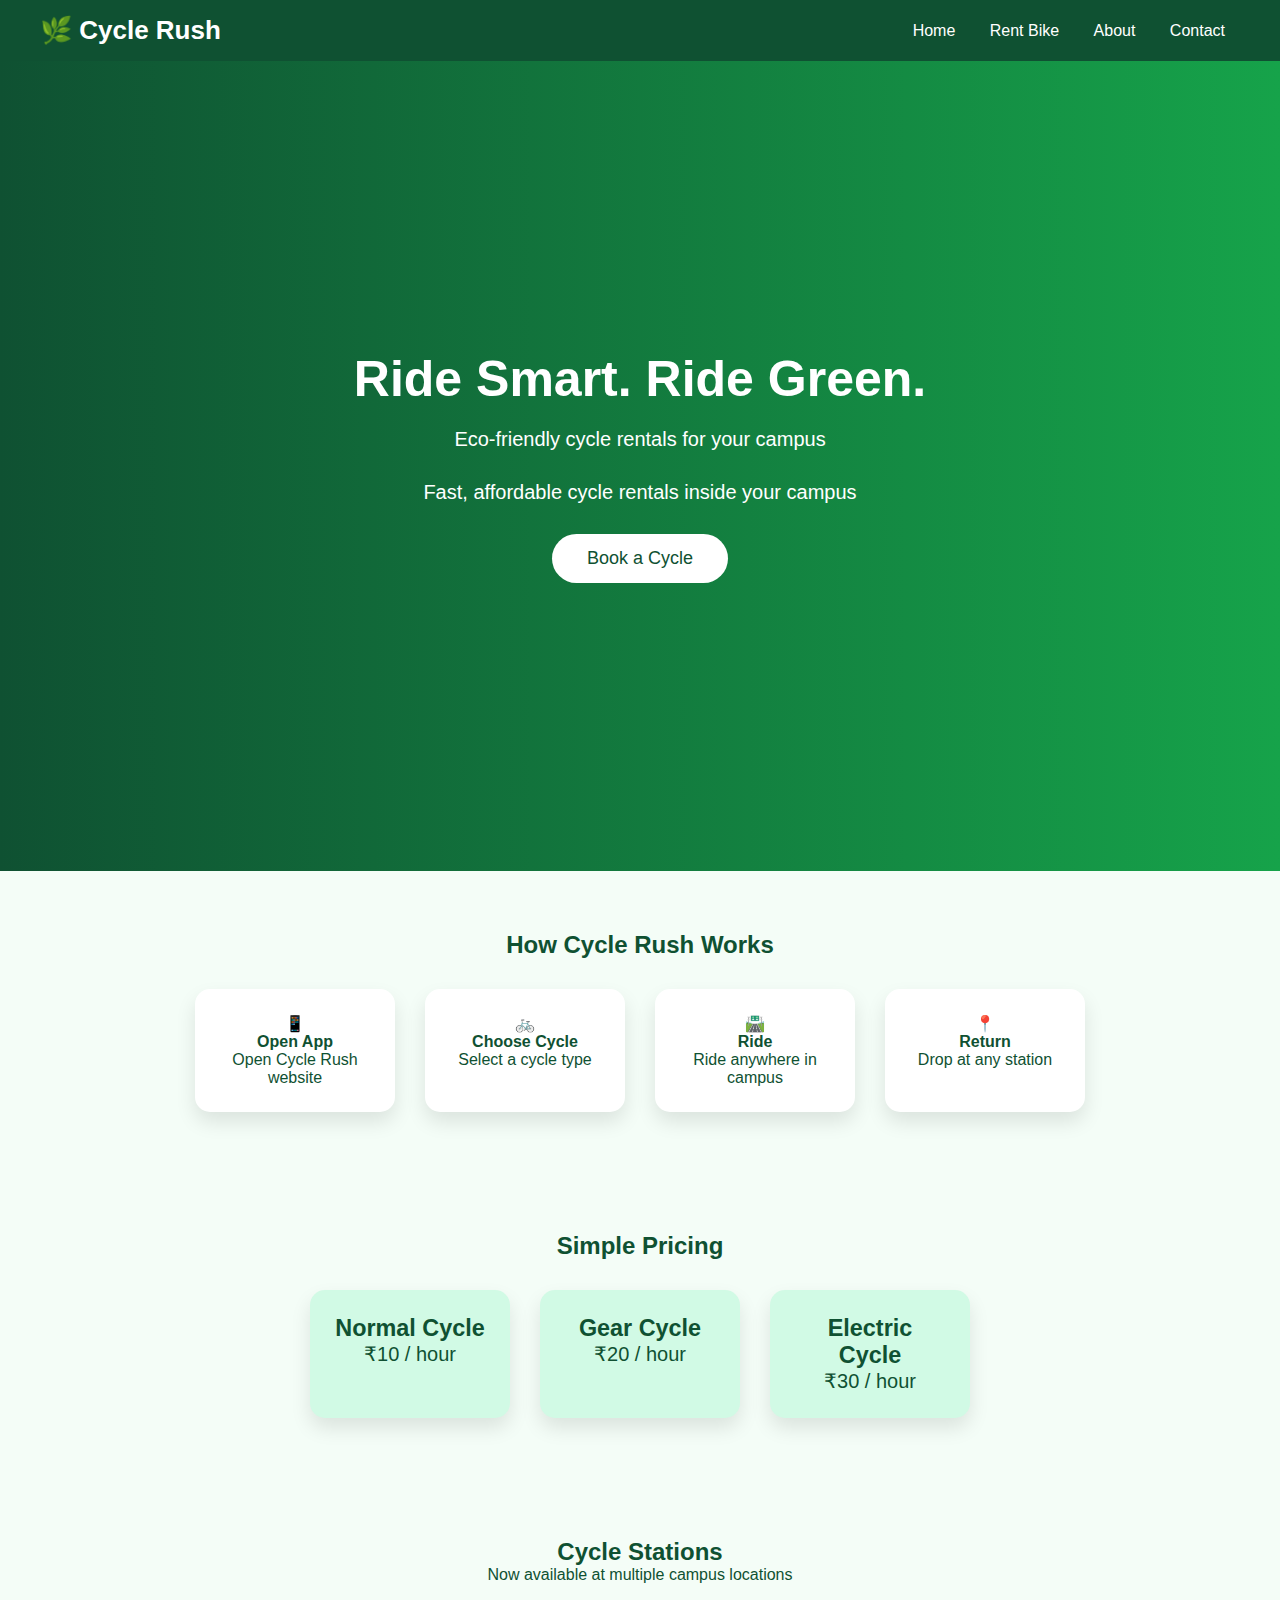
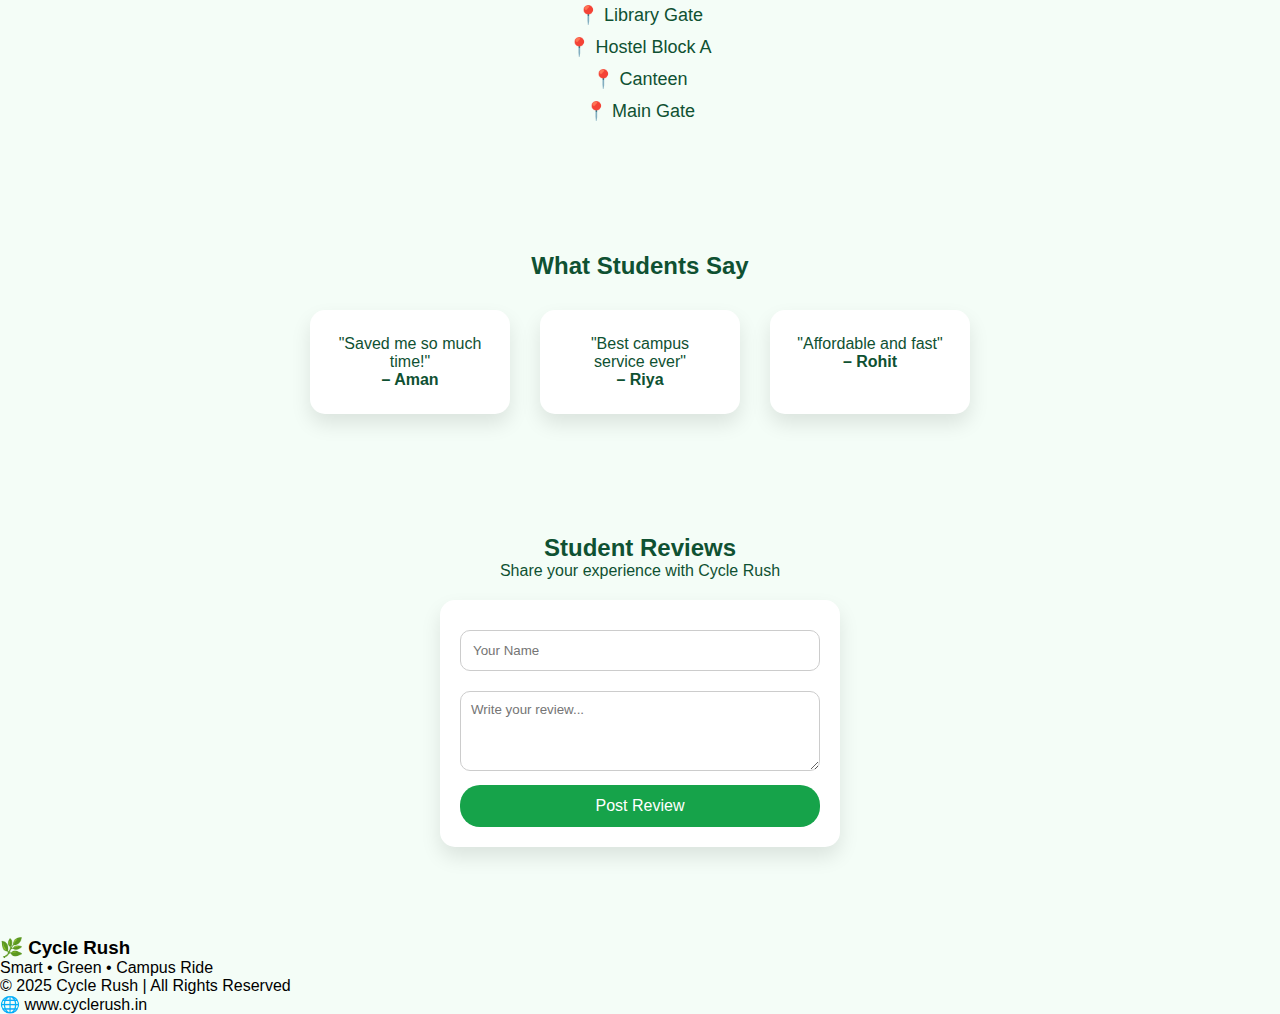
<file: index.html>
<!DOCTYPE html>
<html>
<head>
  <meta name="viewport" content="width=device-width, initial-scale=1.0">

  <title>Cycle Rush | Rent Bikes</title>
  <link rel="stylesheet" href="style.css">
  <style>
html{
  scroll-behavior:smooth;
}
</style>

</head>
<body>

<header>
  <h1>🌿 Cycle Rush</h1>

  <nav>
    <a href="index.html">Home</a>
    <a href="bikes.html">Rent Bike</a>
    <a href="about.html">About</a>
    <a href="contact.html">Contact</a>

  </nav>
</header>

<section class="hero">
   

  <h2>Ride Smart. Ride Green.</h2>
<p>Eco-friendly cycle rentals for your campus</p>

  <p>Fast, affordable cycle rentals inside your campus</p>
  <a href="bikes.html" class="btn">Book a Cycle</a>


</section>

<!-- How It Works -->
<!-- How It Works -->
<section class="how">
  <h2>How Cycle Rush Works</h2>
  <div class="how-box">
    <div>📱<br><b>Open App</b><p>Open Cycle Rush website</p></div>
    <div>🚲<br><b>Choose Cycle</b><p>Select a cycle type</p></div>
    <div>🛣️<br><b>Ride</b><p>Ride anywhere in campus</p></div>
    <div>📍<br><b>Return</b><p>Drop at any station</p></div>
  </div>
</section>

<!-- Pricing -->
<section class="pricing">
  <h2>Simple Pricing</h2>
  <div class="price-box">
    <div><h3>Normal Cycle</h3><p>₹10 / hour</p></div>
    <div><h3>Gear Cycle</h3><p>₹20 / hour</p></div>
    <div><h3>Electric Cycle</h3><p>₹30 / hour</p></div>
  </div>
</section>

<!-- Stations -->
<section class="stations">
  <h2>Cycle Stations</h2>
  <p>Now available at multiple campus locations</p>
  <ul>
    <li>📍 Library Gate</li>
    <li>📍 Hostel Block A</li>
    <li>📍 Canteen</li>
    <li>📍 Main Gate</li>
  </ul>
</section>

<!-- Testimonials -->
<section class="testimonials">
  <h2>What Students Say</h2>
  <div class="test-box">
    <div>"Saved me so much time!"<br><b>– Aman</b></div>
    <div>"Best campus service ever"<br><b>– Riya</b></div>
    <div>"Affordable and fast"<br><b>– Rohit</b></div>
  </div>
</section>
<!-- Reviews -->
<section class="reviews">
  <h2>Student Reviews</h2>
  <p>Share your experience with Cycle Rush</p>

  <div class="review-form">
    <input type="text" id="reviewName" placeholder="Your Name">
    <textarea id="reviewText" placeholder="Write your review..."></textarea>
    <button onclick="addReview()">Post Review</button>
  </div>

  <div id="reviewList"></div>
</section>

<footer class="footer">
  <h3>🌿 Cycle Rush</h3>
  <p>Smart • Green • Campus Ride</p>
  <p>© 2025 Cycle Rush | All Rights Reserved</p>
  <p>🌐 www.cyclerush.in</p>

</footer>
<script src="script.js"></script>


</body>
</html>
</file>
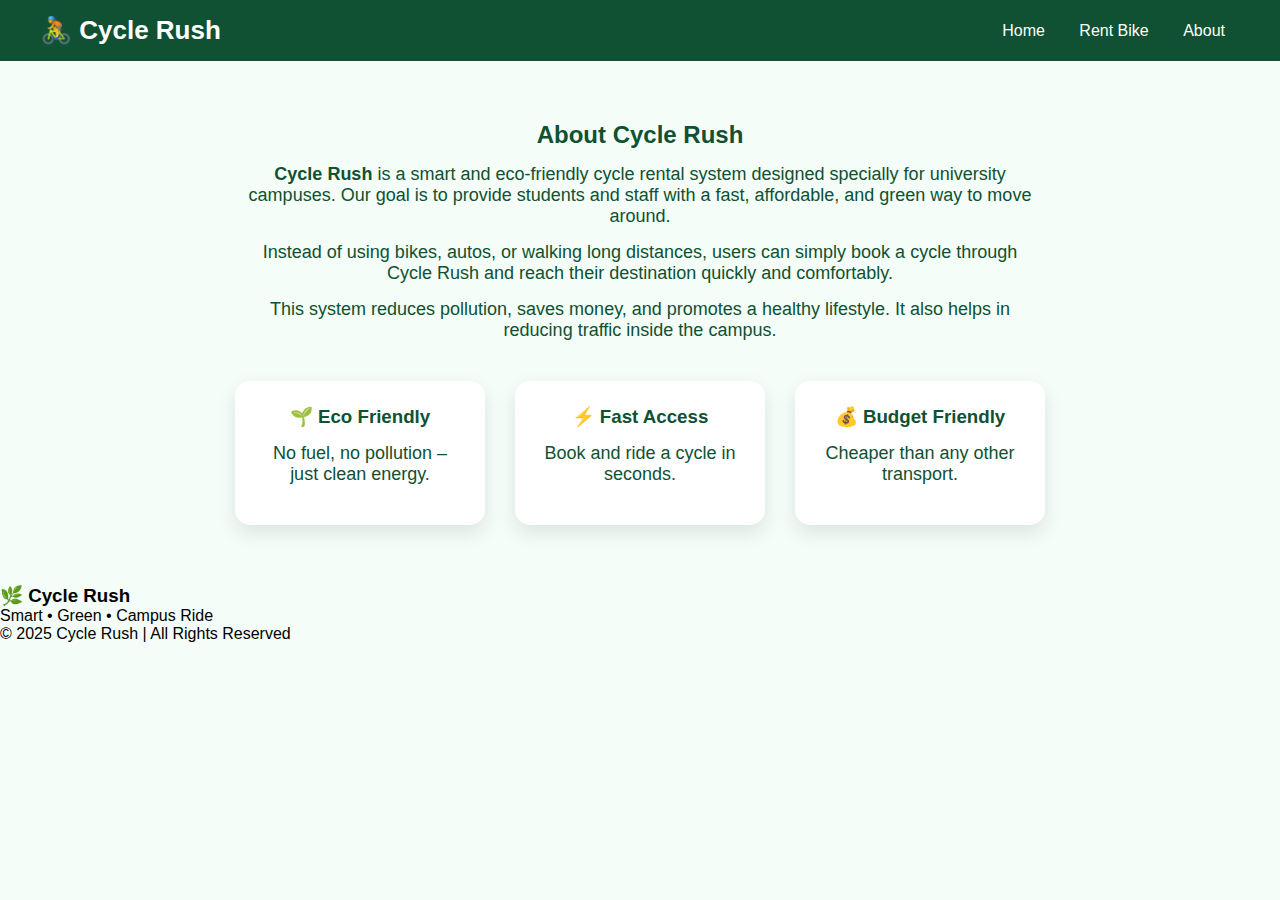
<file: about.html>
<!DOCTYPE html>
<html>
<head>
  <title>About | Cycle Rush</title>
  <link rel="stylesheet" href="style.css">
</head>
<body>

<header>
  <h1>🚴 Cycle Rush</h1>
  <nav>
    <a href="index.html">Home</a>
    <a href="bikes.html">Rent Bike</a>
    <a href="about.html">About</a>
  </nav>
</header>

<section class="about">
  <h2>About Cycle Rush</h2>
  <p>
    <strong>Cycle Rush</strong> is a smart and eco-friendly cycle rental system
    designed specially for university campuses. Our goal is to provide students
    and staff with a fast, affordable, and green way to move around.
  </p>

  <p>
    Instead of using bikes, autos, or walking long distances, users can simply
    book a cycle through Cycle Rush and reach their destination quickly and
    comfortably.
  </p>

  <p>
    This system reduces pollution, saves money, and promotes a healthy lifestyle.
    It also helps in reducing traffic inside the campus.
  </p>

  <div class="about-box">
    <div>
      <h3>🌱 Eco Friendly</h3>
      <p>No fuel, no pollution – just clean energy.</p>
    </div>
    <div>
      <h3>⚡ Fast Access</h3>
      <p>Book and ride a cycle in seconds.</p>
    </div>
    <div>
      <h3>💰 Budget Friendly</h3>
      <p>Cheaper than any other transport.</p>
    </div>
  </div>
</section>


<footer class="footer">
  <h3>🌿 Cycle Rush</h3>
  <p>Smart • Green • Campus Ride</p>
  <p>© 2025 Cycle Rush | All Rights Reserved</p>
</footer>


</body>
</html>
</file>
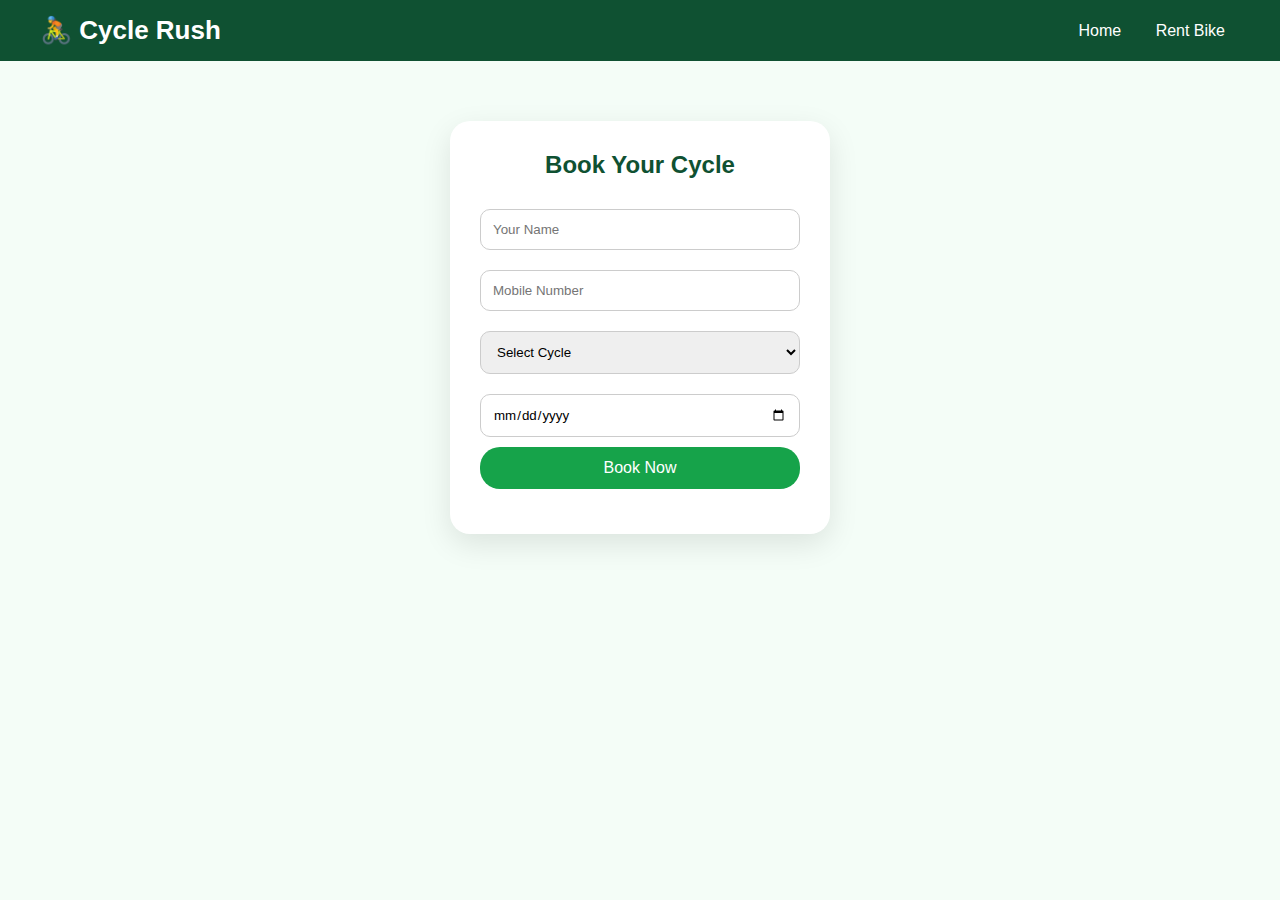
<file: bikes.html>
<!DOCTYPE html>
<html>
<head>
  <title>Rent Bike | Cycle Rush</title>
  <link rel="stylesheet" href="style.css">
</head>
<body>

<header>
  <h1>🚴 Cycle Rush</h1>
  <nav>
    <a href="index.html">Home</a>
    <a href="bikes.html">Rent Bike</a>
  </nav>
</header>

<div class="form-box">
  <h2>Book Your Cycle</h2>

  <form id="bookingForm">
    <input type="text" placeholder="Your Name" required>
    <input type="tel" placeholder="Mobile Number" required>

    <select required>
      <option>Select Cycle</option>
      <option>Normal Cycle</option>
      <option>Gear Cycle</option>
      <option>Electric Cycle</option>
    </select>

    <input type="date" required>
    <button type="submit">Book Now</button>
  </form>

  <p id="msg"></p>
</div>

<script src="script.js"></script>
</body>
</html>
</file>
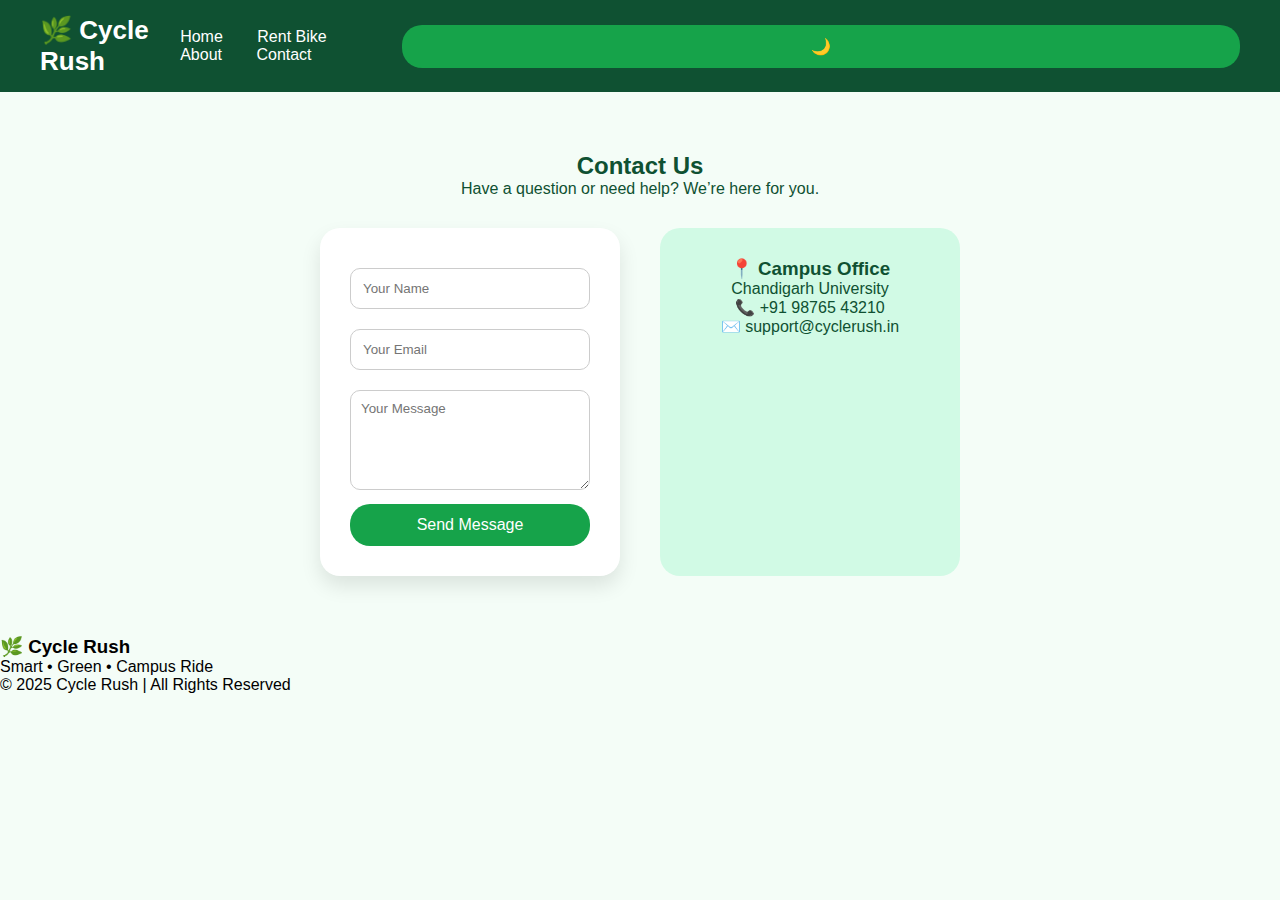
<file: contact.html>
<!DOCTYPE html>
<html>
<head>
  <meta name="viewport" content="width=device-width, initial-scale=1.0">

  <title>Contact Us | Cycle Rush</title>
  <link rel="stylesheet" href="style.css">
</head>
<body>

<header>
  <h1>🌿 Cycle Rush</h1>
  <nav>
    <a href="index.html">Home</a>
    <a href="bikes.html">Rent Bike</a>
    <a href="about.html">About</a>
    <a href="contact.html">Contact</a>
  </nav>
  <button id="darkBtn">🌙</button>

</header>

<section class="contact">
  <h2>Contact Us</h2>
  <p>Have a question or need help? We’re here for you.</p>

  <div class="contact-box">
    <form>
      <input type="text" placeholder="Your Name" required>
      <input type="email" placeholder="Your Email" required>
      <textarea placeholder="Your Message" required></textarea>
      <button type="submit">Send Message</button>
    </form>

    <div class="contact-info">
      <h3>📍 Campus Office</h3>
      <p>Chandigarh University</p>
      <p>📞 +91 98765 43210</p>
      <p>✉️ support@cyclerush.in</p>
    </div>
  </div>
</section>

<footer class="footer">
  <h3>🌿 Cycle Rush</h3>
  <p>Smart • Green • Campus Ride</p>
  <p>© 2025 Cycle Rush | All Rights Reserved</p>
</footer>

</body>
</html>
</file>
<file: style.css>
*{
  margin:0;
  padding:0;
  box-sizing:border-box;
  font-family: 'Segoe UI', sans-serif;
}

body{
  background:#f4fdf7;
}

/* Header */
header{
  background:#0f5132;
  color:white;
  padding:15px 40px;
  display:flex;
  justify-content:space-between;
  align-items:center;
}

header h1{
  font-size:26px;
}

nav a{
  color:white;
  text-decoration:none;
  margin:0 15px;
  font-weight:500;
}

nav a:hover{
  color:#a7f3d0;
}

/* Hero */
.hero{
  height:90vh;
  background:linear-gradient(to right, #0f5132, #16a34a);
  color:white;
  display:flex;
  justify-content:center;
  align-items:center;
  flex-direction:column;
  text-align:center;
}

.hero h2{
  font-size:50px;
  margin-bottom:20px;
}

.hero p{
  font-size:20px;
  margin-bottom:30px;
}

.btn{
  background:white;
  color:#0f5132;
  padding:14px 35px;
  border-radius:30px;
  text-decoration:none;
  font-size:18px;
  transition:0.3s;
}

.btn:hover{
  background:#d1fae5;
}

/* Features */
.features{
  display:flex;
  justify-content:center;
  gap:30px;
  padding:60px;
}

.features div{
  background:white;
  padding:30px;
  width:280px;
  border-radius:15px;
  box-shadow:0 10px 20px rgba(0,0,0,0.1);
  text-align:center;
  transition:0.3s;
}

.features div:hover{
  transform:translateY(-10px);
}

/* Form */
.form-box{
  width:380px;
  margin:60px auto;
  background:white;
  padding:30px;
  border-radius:20px;
  box-shadow:0 10px 30px rgba(0,0,0,0.1);
}

.form-box h2{
  text-align:center;
  margin-bottom:20px;
  color:#0f5132;
}

input, select{
  width:100%;
  padding:12px;
  margin:10px 0;
  border-radius:10px;
  border:1px solid #ccc;
}

button{
  width:100%;
  padding:12px;
  background:#16a34a;
  color:white;
  border:none;
  border-radius:20px;
  font-size:16px;
  cursor:pointer;
}

button:hover{
  background:#15803d;
}

#msg{
  text-align:center;
  margin-top:15px;
  color:green;
  font-weight:bold;
}
/* Smooth Page Animations */
.hero h2, .hero p, .btn {
  animation: fadeUp 1s ease forwards;
}

@keyframes fadeUp {
  from {
    opacity:0;
    transform: translateY(40px);
  }
  to {
    opacity:1;
    transform: translateY(0);
  }
}

.features div {
  opacity:0;
  animation: fadeCard 1s ease forwards;
}

.features div:nth-child(1){ animation-delay:0.3s;}
.features div:nth-child(2){ animation-delay:0.6s;}
.features div:nth-child(3){ animation-delay:0.9s;}

@keyframes fadeCard{
  from{
    opacity:0;
    transform:scale(0.8);
  }
  to{
    opacity:1;
    transform:scale(1);
  }
}

/* Button Glow */
.btn:hover{
  box-shadow:0 0 20px #a7f3d0;
}

/* Input focus animation */
input:focus, select:focus{
  outline:none;
  border-color:#16a34a;
  box-shadow:0 0 10px #a7f3d0;
}

/* Form pop-in */
.form-box{
  animation: pop 1s ease;
}

@keyframes pop{
  from{transform:scale(0.8); opacity:0;}
  to{transform:scale(1); opacity:1;}
}
.about{
  padding:60px;
  text-align:center;
  color:#0f5132;
}

.about p{
  max-width:800px;
  margin:15px auto;
  font-size:18px;
}

.about-box{
  display:flex;
  justify-content:center;
  gap:30px;
  margin-top:40px;
}

.about-box div{
  background:white;
  padding:25px;
  width:250px;
  border-radius:15px;
  box-shadow:0 8px 20px rgba(0,0,0,0.1);
}
.how, .pricing, .stations, .testimonials{
  padding:60px;
  text-align:center;
  color:#0f5132;
}

.how-box, .price-box, .test-box{
  display:flex;
  justify-content:center;
  gap:30px;
  margin-top:30px;
}

.how-box div, .price-box div, .test-box div{
  background:white;
  padding:25px;
  width:200px;
  border-radius:15px;
  box-shadow:0 10px 20px rgba(0,0,0,0.1);
}

.price-box div{
  background:#d1fae5;
  font-size:20px;
}

.stations ul{
  list-style:none;
  font-size:18px;
  margin-top:20px;
}

.stations li{
  margin:10px;
}


.stations li{
  margin:10px;
}
.contact{
  padding:60px;
  text-align:center;
  color:#0f5132;
}

.contact-box{
  display:flex;
  justify-content:center;
  gap:40px;
  margin-top:30px;
}

.contact-box form{
  background:white;
  padding:30px;
  border-radius:20px;
  width:300px;
  box-shadow:0 10px 20px rgba(0,0,0,0.1);
}

.contact-box textarea{
  width:100%;
  height:100px;
  padding:10px;
  margin:10px 0;
  border-radius:10px;
  border:1px solid #ccc;
}

.contact-info{
  background:#d1fae5;
  padding:30px;
  border-radius:20px;
  width:300px;
}
.reviews{
  padding:60px;
  text-align:center;
  color:#0f5132;
}

.review-form{
  width:400px;
  margin:20px auto;
  background:white;
  padding:20px;
  border-radius:15px;
  box-shadow:0 10px 20px rgba(0,0,0,0.1);
}

.review-form textarea{
  width:100%;
  height:80px;
  margin:10px 0;
  padding:10px;
  border-radius:10px;
  border:1px solid #ccc;
}

#reviewList{
  max-width:600px;
  margin:30px auto;
}

.review-item{
  background:#d1fae5;
  padding:15px;
  margin:10px 0;
  border-radius:10px;
  text-align:left;
}
</file>
